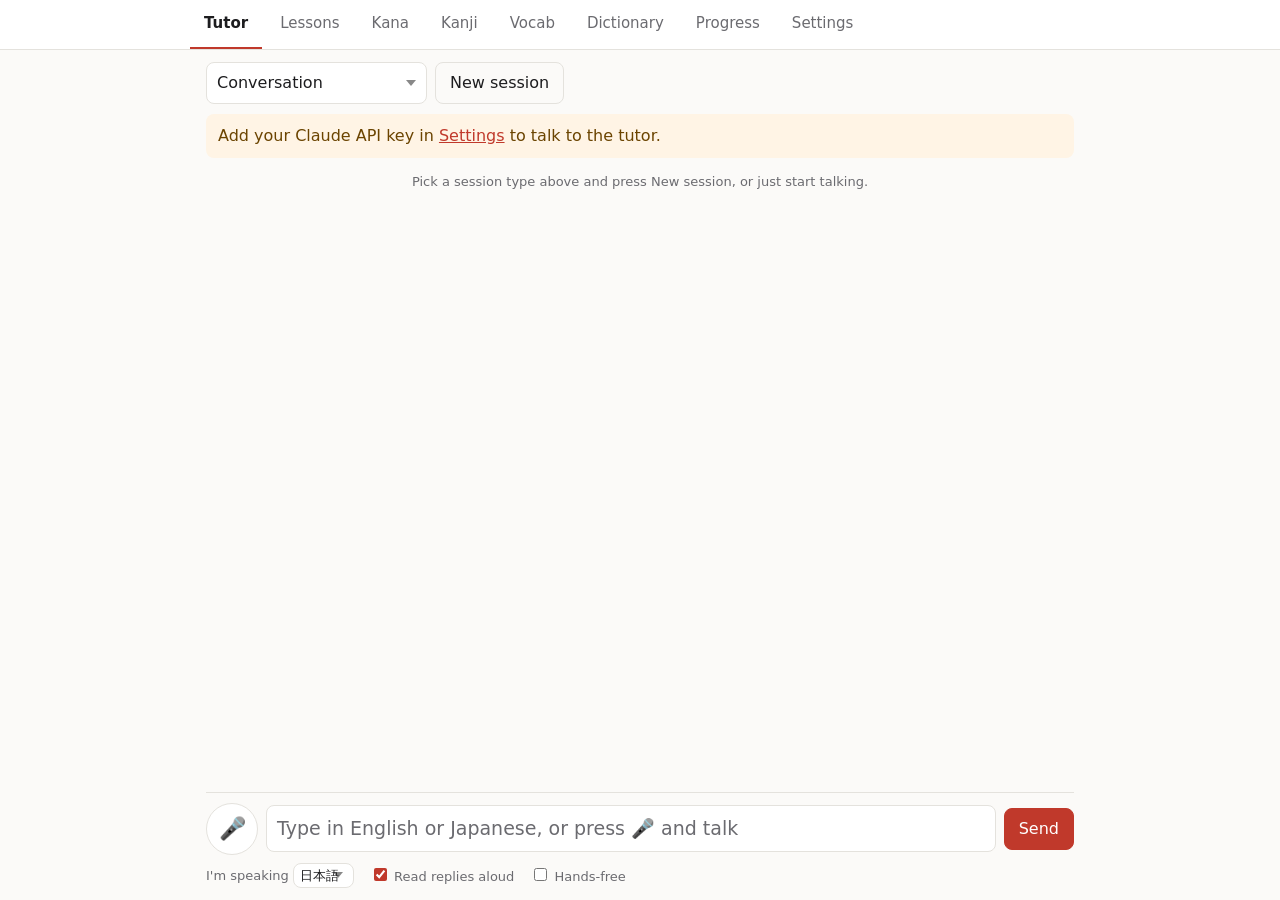
<file: docs/index.html>
<!doctype html>
<html lang="en">
<head>
<meta charset="utf-8">
<meta name="viewport" content="width=device-width, initial-scale=1, viewport-fit=cover">
<title>Japanese Tutor</title>
<meta name="description" content="Japanese practice with a Claude tutor, kana and vocab review, and progress tracking.">
<meta name="theme-color" content="#c0392b">
<link rel="manifest" href="manifest.webmanifest">
<link rel="icon" href="icon-192.png">
<link rel="apple-touch-icon" href="icon-192.png">
<link rel="stylesheet" href="fonts/fonts.css">
<link rel="stylesheet" href="styles.css">
<link rel="stylesheet" href="lessons.css">
<link rel="stylesheet" href="kanji.css">
</head>
<body>
<header>
  <nav id="tabs" role="tablist">
    <button data-tab="tutor" class="on">Tutor</button>
    <button data-tab="lessons">Lessons</button>
    <button data-tab="kana">Kana</button>
    <button data-tab="kanji">Kanji</button>
    <button data-tab="vocab">Vocab</button>
    <button data-tab="dict">Dictionary</button>
    <button data-tab="progress">Progress</button>
    <button data-tab="settings">Settings</button>
  </nav>
</header>

<main>
  <!-- TUTOR -->
  <section id="tutor" class="tab on">
    <div class="bar">
      <select id="mode" aria-label="Session type"></select>
      <button id="newSession" class="ghost">New session</button>
      <span class="spacer"></span>
      <span id="spend" class="muted small" title="Estimated API spend"></span>
    </div>
    <div id="keyBanner" class="banner hidden">Add your Claude API key in <a href="#" data-goto="settings">Settings</a> to talk to the tutor.</div>
    <div id="log" aria-live="polite"></div>
    <div id="composer">
      <div class="row">
        <button id="mic" class="mic" title="Talk (Ctrl+M). Press again when you're done." aria-label="Talk">🎤</button>
        <button id="cancelVoice" class="hidden" title="Stop listening and throw it away (Esc)">✕ Cancel</button>
        <textarea id="input" rows="1" placeholder="Type in English or Japanese, or press 🎤 and talk"></textarea>
        <button id="sendBtn" class="primary">Send</button>
        <button id="stopBtn" class="hidden">Stop</button>
      </div>
      <div class="row small toggles">
        <label>I'm speaking
          <select id="micLang"><option value="ja-JP">日本語</option><option value="en-US">English</option></select>
        </label>
        <label><input type="checkbox" id="speakReplies"> Read replies aloud</label>
        <label title="After a reply is read aloud, start listening again automatically"><input type="checkbox" id="handsFree"> Hands-free</label>
        <span id="voiceStatus" class="muted"></span>
      </div>
    </div>
  </section>

  <!-- LESSONS (lessons-ui.js) -->
  <section id="lessons" class="tab"></section>

  <!-- KANA -->
  <section id="kana" class="tab">
    <div class="bar">
      <select id="kanaScript" aria-label="Script">
        <option value="hira">Hiragana あ</option>
        <option value="kata">Katakana ア</option>
      </select>
      <button id="pickGroups" class="ghost">Choose kana…</button>
      <button id="showChart" class="ghost">Chart</button>
      <select id="kanaMode" aria-label="Practice type">
        <option value="type">Type the romaji</option>
        <option value="trip">Trip Up: look-alikes</option>
      </select>
      <span id="kanaInfo" class="muted small"></span>
    </div>
    <div id="groupPicker" class="picker hidden"></div>
    <div id="kanaChart" class="hidden"></div>
    <div id="tripCard" class="card hidden">
      <div id="tripPrompt"></div>
      <div id="tripFontName" class="fontname"></div>
      <div id="tripChoices" class="choices"></div>
      <div id="tripResult" class="result"></div>
      <div class="row center">
        <button id="tripNext" class="primary hidden">Next (Enter)</button>
      </div>
      <div id="tripInfo" class="muted small"></div>
    </div>
    <div id="typeCard" class="card">
      <div id="kanaFront" class="kana-big"></div>
      <div id="kanaRomaji" class="romaji-big"></div>
      <div id="kanaFontName" class="fontname"></div>
      <input id="kanaAnswer" autocomplete="off" autocapitalize="off" spellcheck="false" placeholder="type the romaji, then Enter">
      <div id="kanaResult" class="result"></div>
      <div class="row center">
        <button id="kanaSay" class="ghost" title="Hear it">🔊</button>
        <button id="kanaNext" class="primary hidden">Next (Enter)</button>
      </div>
    </div>
  </section>

  <!-- KANJI -->
  <section id="kanji" class="tab">
    <div class="bar">
      <button id="kjPick" class="ghost">Kanji sets…</button>
      <button id="kjListBtn" class="ghost">List</button>
      <select id="kjDir" aria-label="Direction">
        <option value="kanji">Kanji → meaning</option>
        <option value="meaning">Meaning → kanji</option>
      </select>
      <span id="kjInfo" class="muted small"></span>
    </div>
    <div id="kjPicker" class="picker hidden"></div>
    <div id="kjList" class="hidden"></div>
    <div id="kjCard" class="card">
      <div id="kjFront" class="kanji-big"></div>
      <div id="kjBack" class="back hidden"></div>
      <div class="row center">
        <button id="kjSay" class="ghost" title="Hear an example word">🔊</button>
        <button id="kjReveal" class="primary">Show answer (Space)</button>
        <button id="kjMiss" class="bad hidden">Missed it (←)</button>
        <button id="kjKnew" class="good hidden">Knew it (→)</button>
      </div>
    </div>
  </section>

  <!-- VOCAB -->
  <section id="vocab" class="tab">
    <div class="bar">
      <select id="deck" aria-label="Deck">
        <option value="core">Words I can read</option>
        <option value="tutor">Words from the tutor</option>
      </select>
      <select id="direction" aria-label="Direction">
        <option value="jp">Japanese → English</option>
        <option value="en">English → Japanese</option>
      </select>
      <select id="topic" aria-label="Topic"></select>
      <span id="vocabInfo" class="muted small"></span>
    </div>
    <div class="card">
      <div id="vFront" class="word"></div>
      <div id="vFontName" class="fontname"></div>
      <div id="vBack" class="back hidden"></div>
      <div class="row center">
        <button id="vSay" class="ghost" title="Hear it">🔊</button>
        <button id="vReveal" class="primary">Show answer (Space)</button>
        <button id="vMiss" class="bad hidden">Missed it (←)</button>
        <button id="vKnew" class="good hidden">Knew it (→)</button>
      </div>
    </div>
  </section>

  <!-- DICTIONARY -->
  <section id="dict" class="tab">
    <div class="bar">
      <input id="dictSearch" placeholder="Search kana, romaji or English" autocomplete="off" spellcheck="false">
      <label class="small muted"><input type="checkbox" id="dictReadable"> Only words I can read</label>
    </div>
    <div id="dictStatus" class="muted small"></div>
    <div id="dictList" class="dict"></div>
  </section>

  <!-- PROGRESS -->
  <section id="progress" class="tab">
    <div class="stats" id="stats"></div>
    <h3>Last 14 days</h3>
    <div id="days" class="days"></div>
    <h3>Hiragana</h3>
    <p class="muted small">Colour shows how well each kana is sticking in review: white not seen yet, red shaky, yellow learning, green solid. * marks readings that break the row's pattern.</p>
    <div id="kanaGrid"></div>
    <h3>Katakana</h3>
    <div id="kataGrid"></div>
    <h3>Kanji</h3>
    <p class="muted small">Click a kanji for its readings and example words.</p>
    <div id="kanjiGrid"></div>
    <h3>Kana you mix up (Trip Up)</h3>
    <div id="confusions" class="list"></div>
    <h3>Recent mistakes the tutor logged</h3>
    <div id="mistakes" class="list"></div>
    <h3>Tutor's notes about you</h3>
    <div id="notes" class="notes"></div>
    <h3>Backup</h3>
    <p class="muted small">Progress is stored in this browser. Export a file to back it up or move it to another device. Your API key is never included.</p>
    <div class="row">
      <button id="exportBtn">Export progress</button>
      <label class="button">Import progress<input type="file" id="importFile" accept=".json,application/json" hidden></label>
    </div>
  </section>

  <!-- SETTINGS -->
  <section id="settings" class="tab">
    <h3>Claude API key</h3>
    <p class="muted small">Create a key at <a href="https://console.anthropic.com/settings/keys" target="_blank" rel="noopener">console.anthropic.com</a> and add credit there (a Claude.ai subscription doesn't cover API use). Setting a monthly spend limit in the console is a good idea. The key is saved only in this browser on this computer and is sent only to Anthropic.</p>
    <div class="row">
      <input id="apiKey" type="password" autocomplete="off" placeholder="sk-ant-…" spellcheck="false">
      <button id="showKey" class="ghost">Show</button>
    </div>
    <h3>Text size</h3>
    <label class="field">Tutor chat text
      <select id="textSize"><option value="normal">Normal</option><option value="large">Large</option><option value="xlarge">Extra large</option></select>
    </label>
    <label class="field">Japanese in the chat
      <select id="jpSize"><option value="1.5">Bigger</option><option value="1.9">Much bigger</option><option value="2.4">Huge</option></select>
    </label>
    <h3>Kana font</h3>
    <label class="radio"><input type="radio" name="fontMode" value="textbook"> Textbook: the same clear style as a printed hiragana chart, always</label>
    <label class="radio"><input type="radio" name="fontMode" value="variable"> Variable: each flashcard uses a different style (textbook, mincho, gothic, rounded, handwritten, brush, pixel) so you learn to read kana anywhere</label>
    <div id="fontSamples" class="fontsamples"></div>
    <h3>Tutor</h3>
    <label class="field">Model <select id="model"></select></label>
    <label class="field">Thinking effort
      <select id="effort">
        <option value="low">Low (fastest replies, good for conversation)</option>
        <option value="medium">Medium</option>
        <option value="high">High (slower, more careful explanations)</option>
      </select>
    </label>
    <label class="field"><input type="checkbox" id="showRomaji"> Show romaji after Japanese</label>
    <p class="muted small">Changes to these apply to the next new session.</p>
    <h3>Voice</h3>
    <p class="muted small">Voice runs offline on this computer through the free voice helper (Whisper to hear you, Open JTalk and Piper to speak). Nothing you say is sent anywhere except the text you send to Claude.</p>
    <div class="row"><span id="voiceHelperStatus" class="small"></span><button id="checkVoice" class="ghost">Check again</button></div>
    <div class="row hidden" id="voiceSetupRow"><button id="voiceSetup" class="primary">Install voice</button><span class="muted small">Free and offline. Downloads about 1 GB once (speech recognition, Japanese and English voices). Takes a few minutes.</span></div>
    <label class="field">Speech recognition model
      <select id="sttModel">
        <option value="tiny">Tiny (fastest, rough; very old machines)</option>
        <option value="base">Base (fast; weak laptops)</option>
        <option value="small">Small (good Japanese; most computers)</option>
        <option value="medium">Medium (better; strong computers)</option>
        <option value="large-v3-turbo">Large turbo (best; fast computers)</option>
      </select>
    </label>
    <div id="sttPanel" class="sttpanel hidden">
      <div id="sttTitle" class="small"></div>
      <progress id="sttBar" max="100" value="0"></progress>
      <div id="sttDetail" class="muted small"></div>
      <div class="row">
        <button id="sttCancel" class="ghost hidden">Cancel download</button>
        <button id="sttRetry" class="primary hidden">Retry</button>
      </div>
    </div>
    <p class="muted small">Bigger models hear Japanese better but take longer, and each downloads once (tiny 75 MB, base 150 MB, small 500 MB, medium 1.5 GB, large turbo 1.6 GB) the first time you use it.</p>
    <label class="field">Read aloud
      <select id="readAloud"><option value="all">Japanese and English</option><option value="ja">Japanese only</option></select>
    </label>
    <label class="field">Japanese speaking speed <input type="range" id="jaRate" min="0.5" max="1.2" step="0.05"> <span id="jaRateVal"></span></label>
    <label class="field">Japanese voice <select id="jaVoice"></select></label>
    <div id="vvPanel" class="sttpanel hidden">
      <div id="vvTitle" class="small"><b>Natural Japanese voices (VOICEVOX)</b></div>
      <div id="vvDetail" class="muted small">Much clearer, human-sounding Japanese than the basic voice. Free and offline, made by a Japanese open-source project (nothing from Google). Downloads about 145 MB once. VOICEVOX and each voice have <a href="https://voicevox.hiroshiba.jp/term/" target="_blank" rel="noopener">terms of use</a>: free for personal study; if you ever publish audio made with it, credit it as "VOICEVOX:" plus the voice's name.</div>
      <progress id="vvBar" class="hidden" max="100" value="0"></progress>
      <div class="row">
        <button id="vvInstall" class="primary">Agree and install</button>
        <button id="vvCancel" class="ghost hidden">Cancel</button>
      </div>
    </div>
    <div class="row"><button id="testVoice" class="ghost">Test Japanese voice</button><span id="voiceCheck" class="muted small"></span></div>
    <h3>Daily goal</h3>
    <label class="field">Minutes per day <input type="number" id="dailyGoal" min="5" max="240" step="5"></label>
    <h3>About</h3>
    <p class="muted small">Works in Firefox, Chrome, or any modern browser. Version <span id="ver"></span>.</p>
  </section>
</main>

<script type="module" src="app.js"></script>
</body>
</html>
</file>
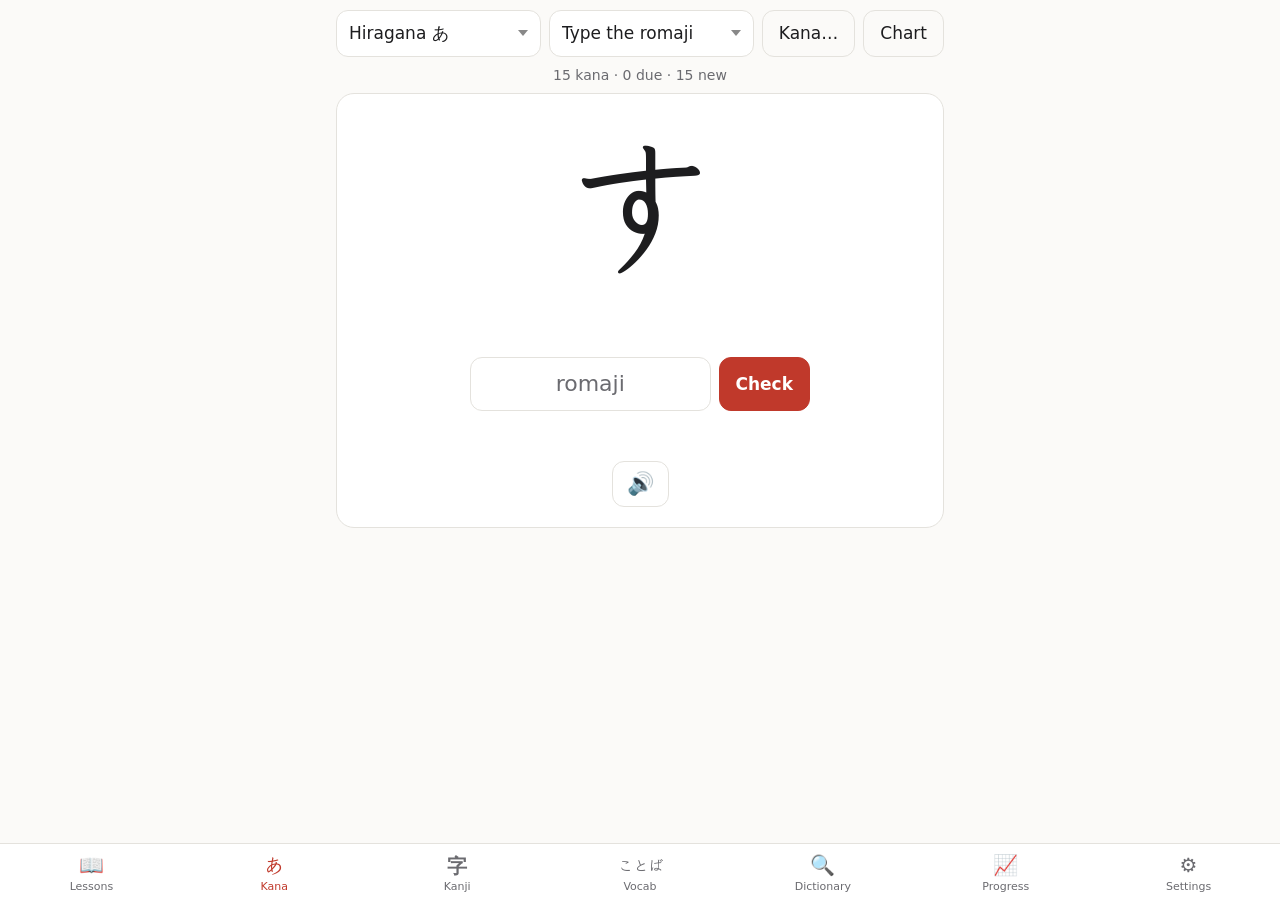
<file: docs/ios/index.html>
<!doctype html>
<html lang="en">
<head>
<meta charset="utf-8">
<meta name="viewport" content="width=device-width, initial-scale=1, viewport-fit=cover">
<title>Hiragana</title>
<meta name="description" content="Hiragana, katakana, kanji and vocab flashcards, a dictionary and progress tracking. Works offline.">
<meta name="theme-color" content="#fbfaf8" media="(prefers-color-scheme: light)">
<meta name="theme-color" content="#17171a" media="(prefers-color-scheme: dark)">
<meta name="apple-mobile-web-app-capable" content="yes">
<meta name="mobile-web-app-capable" content="yes">
<meta name="apple-mobile-web-app-title" content="Hiragana">
<meta name="apple-mobile-web-app-status-bar-style" content="default">
<link rel="manifest" href="manifest.webmanifest">
<link rel="apple-touch-icon" href="apple-touch-icon.png">
<link rel="icon" href="../icon-192.png">
<link rel="stylesheet" href="../fonts/fonts.css">
<link rel="stylesheet" href="styles.css">
<link rel="stylesheet" href="../lessons.css">
<link rel="stylesheet" href="../kanji.css">
</head>
<body>
<main>
  <!-- LESSONS (../lessons-ui.js) -->
  <section id="lessons" class="tab"></section>

  <!-- KANA -->
  <section id="kana" class="tab on">
    <div class="bar">
      <select id="kanaScript" aria-label="Script">
        <option value="hira">Hiragana あ</option>
        <option value="kata">Katakana ア</option>
      </select>
      <select id="kanaMode" aria-label="Practice type">
        <option value="type">Type the romaji</option>
        <option value="trip">Trip Up: look-alikes</option>
      </select>
      <button id="pickGroups" class="ghost">Kana…</button>
      <button id="showChart" class="ghost">Chart</button>
    </div>
    <div id="groupPicker" class="picker hidden"></div>
    <div id="kanaChart" class="hidden"></div>
    <div id="kanaInfo" class="info"></div>

    <div id="typeCard" class="card">
      <div id="kanaFront" class="kana-big"></div>
      <div id="kanaRomaji" class="romaji-big"></div>
      <div id="kanaFontName" class="fontname"></div>
      <form id="kanaForm" class="answer" autocomplete="off">
        <input id="kanaAnswer" autocomplete="off" autocorrect="off" autocapitalize="off" spellcheck="false" enterkeyhint="go" placeholder="romaji">
        <button id="kanaGo" class="primary" type="submit">Check</button>
      </form>
      <div id="kanaResult" class="result"></div>
      <button id="kanaSay" class="ghost say" type="button" aria-label="Hear it">🔊</button>
    </div>

    <div id="tripCard" class="card hidden">
      <div id="tripPrompt"></div>
      <div id="tripFontName" class="fontname"></div>
      <div id="tripChoices" class="choices"></div>
      <div id="tripResult" class="result"></div>
      <button id="tripNext" class="primary wide hidden">Next</button>
      <div id="tripInfo" class="info"></div>
    </div>
  </section>

  <!-- KANJI -->
  <section id="kanji" class="tab">
    <div class="bar">
      <select id="kjDir" aria-label="Direction">
        <option value="kanji">Kanji first</option>
        <option value="meaning">Meaning first</option>
      </select>
      <button id="kjPick" class="ghost">Kanji sets…</button>
      <button id="kjListBtn" class="ghost">List</button>
    </div>
    <div id="kjPicker" class="picker hidden"></div>
    <div id="kjList" class="hidden"></div>
    <div id="kjInfo" class="info"></div>
    <div id="kjCard" class="card tappable">
      <div id="kjFront" class="kanji-big"></div>
      <div id="kjBack" class="back hidden"></div>
      <div id="kjHint" class="info">Tap the card to see the meaning and readings</div>
    </div>
    <div class="grade">
      <button id="kjMiss" class="bad hidden">Missed it</button>
      <button id="kjSay" class="ghost say" aria-label="Hear an example">🔊</button>
      <button id="kjKnew" class="good hidden">Knew it</button>
    </div>
  </section>

  <!-- VOCAB -->
  <section id="vocab" class="tab">
    <div class="bar">
      <select id="direction" aria-label="Direction">
        <option value="jp">Japanese → English</option>
        <option value="en">English → Japanese</option>
      </select>
      <select id="topic" aria-label="Topic"></select>
      <select id="deck" aria-label="Deck" class="hidden">
        <option value="core">Words I can read</option>
        <option value="tutor">Words from the tutor</option>
      </select>
    </div>
    <div id="vocabInfo" class="info"></div>
    <div id="vCard" class="card tappable">
      <div id="vFront" class="word"></div>
      <div id="vFontName" class="fontname"></div>
      <div id="vBack" class="back hidden"></div>
      <div id="vHint" class="info">Tap the card to see the answer</div>
    </div>
    <div class="grade">
      <button id="vMiss" class="bad hidden">Missed it</button>
      <button id="vSay" class="ghost say" aria-label="Hear it">🔊</button>
      <button id="vKnew" class="good hidden">Knew it</button>
    </div>
  </section>

  <!-- DICTIONARY -->
  <section id="dict" class="tab">
    <input id="dictSearch" type="search" placeholder="Search kana, romaji or English" autocomplete="off" autocorrect="off" autocapitalize="off" spellcheck="false">
    <label class="check"><input type="checkbox" id="dictReadable"> Only words I can read</label>
    <div id="dictStatus" class="info"></div>
    <div id="dictList" class="dict"></div>
  </section>

  <!-- PROGRESS -->
  <section id="progress" class="tab">
    <div class="stats" id="stats"></div>
    <h3>Last 14 days</h3>
    <div id="days" class="days"></div>
    <h3>Hiragana</h3>
    <p class="muted small">White: not seen yet. Red: shaky. Yellow: learning. Green: solid. * marks readings that break the row's pattern.</p>
    <div id="kanaGrid"></div>
    <h3>Katakana</h3>
    <div id="kataGrid"></div>
    <h3>Kanji</h3>
    <p class="muted small">Tap a kanji for its readings and example words.</p>
    <div id="kanjiGrid"></div>
    <h3>Kana you mix up</h3>
    <div id="confusions" class="list"></div>
  </section>

  <!-- SETTINGS -->
  <section id="settings" class="tab">
    <div id="installHelp" class="banner hidden">
      <b>Put this on your Home Screen</b> so it opens full screen like an app and works offline: tap the Share button <span aria-hidden="true">(□↑)</span> in Safari, then <b>Add to Home Screen</b>.
    </div>
    <h3>Kana font</h3>
    <label class="radio"><input type="radio" name="fontMode" value="textbook"> <span><b>Textbook</b>: the clear style of a printed hiragana chart, always.</span></label>
    <label class="radio"><input type="radio" name="fontMode" value="variable"> <span><b>Variable</b>: each card uses a different style, so you learn to read kana on signs, menus and manga.</span></label>
    <div id="fontSamples" class="fontsamples"></div>

    <h3>Voice</h3>
    <label class="field">Speaking speed <input type="range" id="jaRate" min="0.5" max="1.2" step="0.05"> <span id="jaRateVal"></span></label>
    <label class="check"><input type="checkbox" id="autoSay"> Say each kana and word out loud when the answer shows</label>
    <div class="row"><button id="testVoice" class="ghost">Test voice</button><span id="voiceCheck" class="muted small"></span></div>
    <p class="muted small">Uses the Japanese voice built into your iPhone. If it sounds robotic, download a better one in iPhone Settings → Accessibility → Spoken Content → Voices → Japanese.</p>

    <h3>Daily goal</h3>
    <label class="field">Minutes per day <input type="number" id="dailyGoal" min="5" max="240" step="5" inputmode="numeric"></label>

    <h3>Backup and moving progress</h3>
    <p class="muted small">Progress is saved on this phone. Export a file to back it up, or to bring it over from the Linux app (Progress → Export there, then Import here). Importing replaces what's on this phone.</p>
    <div class="row">
      <button id="exportBtn">Export progress</button>
      <label class="button">Import progress<input type="file" id="importFile" accept=".json,application/json" hidden></label>
    </div>
    <div id="backupMsg" class="muted small"></div>

    <h3>About</h3>
    <p class="muted small">Version <span id="ver"></span>. Works offline once opened. Updates download by themselves and show up the next time you open it.</p>
  </section>
</main>

<nav id="tabs" role="tablist">
  <button data-tab="lessons"><span class="ic">📖</span>Lessons</button>
  <button data-tab="kana" class="on"><span class="ic jp">あ</span>Kana</button>
  <button data-tab="kanji"><span class="ic jp">字</span>Kanji</button>
  <button data-tab="vocab"><span class="ic jp">ことば</span>Vocab</button>
  <button data-tab="dict"><span class="ic">🔍</span>Dictionary</button>
  <button data-tab="progress"><span class="ic">📈</span>Progress</button>
  <button data-tab="settings"><span class="ic">⚙︎</span>Settings</button>
</nav>

<script type="module" src="app.js"></script>
</body>
</html>
</file>
<file: docs/fonts/fonts.css>
/* Bundled fonts (SIL Open Font License / Apache 2.0), subset to kana, punctuation and Latin.
   Served from this app, so nothing loads from Google. Kanji fall back to system fonts. */
@font-face { font-family: "Klee One"; src: url("KleeOne-Regular.woff2") format("woff2"); font-weight: 400; font-style: normal; font-display: swap; }
@font-face { font-family: "Klee One"; src: url("KleeOne-SemiBold.woff2") format("woff2"); font-weight: 600; font-style: normal; font-display: swap; }
@font-face { font-family: "Noto Serif JP"; src: url("NotoSerifJP.woff2") format("woff2"); font-weight: 400; font-style: normal; font-display: swap; }
@font-face { font-family: "Noto Sans JP"; src: url("NotoSansJP.woff2") format("woff2"); font-weight: 400; font-style: normal; font-display: swap; }
@font-face { font-family: "Kosugi Maru"; src: url("KosugiMaru-Regular.woff2") format("woff2"); font-weight: 400; font-style: normal; font-display: swap; }
@font-face { font-family: "Yomogi"; src: url("Yomogi-Regular.woff2") format("woff2"); font-weight: 400; font-style: normal; font-display: swap; }
@font-face { font-family: "Zen Kurenaido"; src: url("ZenKurenaido-Regular.woff2") format("woff2"); font-weight: 400; font-style: normal; font-display: swap; }
@font-face { font-family: "DotGothic16"; src: url("DotGothic16-Regular.woff2") format("woff2"); font-weight: 400; font-style: normal; font-display: swap; }
@font-face { font-family: "Crimson Pro"; src: url("CrimsonPro-Italic.woff2") format("woff2"); font-weight: 400; font-style: italic; font-display: swap; }
</file>
<file: docs/styles.css>
:root {
  color-scheme: light dark;
  --chart-bg: #ffffff; --chart-ink: #111; --chart-line: #9a9a9a;
  --bg: #fbfaf8; --panel: #ffffff; --text: #1d1d1f; --muted: #6b6b70; --line: #e4e2dd;
  --accent: #c0392b; --accent-text: #fff; --good: #2e7d32; --bad: #c62828; --warn: #d4a017;
  --me: #eef3fb; --them: #ffffff; --jp: "Noto Sans CJK JP", "Noto Sans JP", "Hiragino Sans", "Yu Gothic", sans-serif;
  /* Textbook-style kana (like a printed hiragana chart) and italic serif romaji. */
  --kana: "Klee One", "UD Digi Kyokasho N-R", "UD デジタル 教科書体 N-R", "YuKyokasho", var(--jp);
  --romaji: "Crimson Pro", Georgia, "Times New Roman", serif;
}
@media (prefers-color-scheme: dark) {
  :root { --bg: #17171a; --panel: #212125; --text: #ececee; --muted: #9a9aa2; --line: #34343a;
    --accent: #e0584a; --me: #24324a; --them: #26262b; --good: #5cb860; --bad: #ef6b63; --warn: #e3b53a; }
}
* { box-sizing: border-box; }
html, body { margin: 0; height: 100%; }
body { background: var(--bg); color: var(--text); font: 16px/1.5 system-ui, -apple-system, "Segoe UI", Ubuntu, sans-serif, var(--jp);
  display: flex; flex-direction: column; }
header { border-bottom: 1px solid var(--line); background: var(--panel); padding: 0 12px; padding-top: env(safe-area-inset-top); }
nav { display: flex; gap: 4px; max-width: 900px; margin: 0 auto; overflow-x: auto; }
nav button { border: 0; background: none; padding: 12px 14px; font-size: 15px; color: var(--muted); border-bottom: 2px solid transparent; border-radius: 0; }
nav button.on { color: var(--text); border-bottom-color: var(--accent); font-weight: 600; }
main { flex: 1; min-height: 0; width: 100%; max-width: 900px; margin: 0 auto; padding: 12px 16px; display: flex; flex-direction: column; }
.tab { display: none; }
.tab.on { display: flex; flex-direction: column; flex: 1; min-height: 0; }
#progress.on, #settings.on { display: block; overflow-y: auto; }
.hidden { display: none !important; }
.muted { color: var(--muted); }
.small { font-size: 13px; }
.spacer { flex: 1; }
.row { display: flex; gap: 8px; align-items: center; flex-wrap: wrap; }
.center { justify-content: center; }
.bar { display: flex; gap: 8px; align-items: center; flex-wrap: wrap; margin-bottom: 10px; }
h3 { margin: 22px 0 8px; font-size: 15px; }
a { color: var(--accent); }

button, .button, select, input, textarea { font: inherit; color: inherit; }
input[type=checkbox], input[type=radio], input[type=range] { accent-color: var(--accent); }
button, .button { border: 1px solid var(--line); background: var(--panel); padding: 8px 14px; border-radius: 8px; cursor: pointer; }
button:hover, .button:hover { border-color: var(--muted); }
button.primary { background: var(--accent); color: var(--accent-text); border-color: var(--accent); }
button.ghost { background: none; }
button.good { background: var(--good); border-color: var(--good); color: #fff; }
button.bad { background: var(--bad); border-color: var(--bad); color: #fff; }
button:disabled { opacity: .5; cursor: default; }
select, input[type=text], input[type=password], input[type=number], input:not([type]), textarea {
  border: 1px solid var(--line); background-color: var(--panel); color: var(--text); border-radius: 8px; padding: 8px 10px; }
/* Draw fields ourselves: the Linux window's system theme can otherwise paint
   them in its own colours, leaving text the same colour as the box. */
select, input[type=text], input[type=password], input[type=number], input:not([type]), textarea {
  -webkit-appearance: none; appearance: none; }
select { padding-right: 30px; background-repeat: no-repeat; background-position: right 10px center; background-size: 10px 6px;
  background-image: url("data:image/svg+xml,%3Csvg xmlns='http://www.w3.org/2000/svg' viewBox='0 0 10 6'%3E%3Cpath d='M0 0l5 6 5-6z' fill='%23888'/%3E%3C/svg%3E"); }
option, optgroup { background-color: var(--panel); color: var(--text); }
input::placeholder, textarea::placeholder { color: var(--muted); opacity: 1; }
::selection { background: var(--accent); color: var(--accent-text); }
input[type=password], #apiKey { flex: 1; min-width: 0; }
.field { display: flex; gap: 10px; align-items: center; margin: 8px 0; flex-wrap: wrap; }
.banner { background: #fff4e5; color: #6b4400; border-radius: 8px; padding: 10px 12px; margin-bottom: 10px; }
@media (prefers-color-scheme: dark) { .banner { background: #3a2c12; color: #f3d9a4; } }

/* Tutor */
#log { flex: 1; min-height: 0; overflow-y: auto; display: flex; flex-direction: column; gap: 10px; padding: 4px 2px 12px; }
.msg { font-size: var(--chat-font, 18px); max-width: 85%; padding: 10px 14px; border-radius: 14px; border: 1px solid var(--line); white-space: normal; overflow-wrap: anywhere; }
.msg.me { align-self: flex-end; background: var(--me); border-bottom-right-radius: 4px; }
.msg.them { align-self: flex-start; background: var(--them); border-bottom-left-radius: 4px; }
.msg.note { align-self: center; border: 0; background: none; color: var(--muted); font-size: 13px; padding: 0; }
.msg.err { align-self: center; border-color: var(--bad); color: var(--bad); }
.msg p { margin: 0 0 6px; } .msg p:last-child { margin: 0; }
.msg ul, .msg ol { margin: 4px 0; padding-left: 20px; }
.msg .say { float: right; margin: -4px -6px 0 8px; padding: 2px 6px; border: 0; background: none; opacity: .6; }
.msg .say:hover { opacity: 1; }
.jp { font-family: var(--kana); }
.msg .jp { font-size: var(--chat-jp, 1.9em); line-height: 1.45; }
.typing::after { content: "▍"; animation: blink 1s steps(1) infinite; }
@keyframes blink { 50% { opacity: 0; } }
#composer { border-top: 1px solid var(--line); padding-top: 10px; padding-bottom: env(safe-area-inset-bottom); }
#composer textarea { font-size: var(--chat-font, 18px); flex: 1; min-width: 0; resize: none; max-height: 140px; }
.mic { width: 52px; height: 52px; border-radius: 50%; font-size: 22px; padding: 0; flex: none; }
.mic.listening { background: var(--bad); border-color: var(--bad); animation: pulse 1.2s infinite; }
@keyframes pulse { 50% { box-shadow: 0 0 0 8px rgba(198,40,40,.15); } }
.toggles { margin-top: 8px; gap: 16px; color: var(--muted); }
.toggles select { padding: 2px 6px; }

/* Cards */
.card { background: var(--panel); border: 1px solid var(--line); border-radius: 14px; padding: 24px 16px; text-align: center; display: flex; flex-direction: column; gap: 14px; align-items: center; }
.kana-big { font-family: var(--kana); font-size: 132px; line-height: 1.1; min-height: 145px; }
.romaji-big { font-family: var(--romaji); font-style: italic; font-size: 30px; color: var(--muted); min-height: 40px; margin-top: -10px; }
.word { font-family: var(--kana); font-size: 56px; line-height: 1.2; min-height: 68px; }
.word.en { font-family: inherit; font-size: 32px; }
.back { font-size: 20px; }
.back .jp { font-size: 40px; }
.back .romaji, .romaji { font-family: var(--romaji); font-style: italic; color: var(--muted); font-size: 24px; }
#kanaAnswer { text-align: center; font-size: 22px; width: 220px; }
.result { min-height: 28px; font-size: 18px; }
.result.ok { color: var(--good); } .result.no { color: var(--bad); }
.picker { display: flex; flex-wrap: wrap; gap: 6px; margin-bottom: 12px; }
.chip { border: 1px solid var(--line); border-radius: 16px; padding: 4px 10px; font-size: 15px; cursor: pointer; user-select: none; background: var(--panel); }
.chip.on { background: var(--accent); color: var(--accent-text); border-color: var(--accent); }

/* Progress */
.stats { display: grid; grid-template-columns: repeat(auto-fit, minmax(150px, 1fr)); gap: 10px; }
.stat { background: var(--panel); border: 1px solid var(--line); border-radius: 12px; padding: 12px; }
.stat b { display: block; font-size: 26px; }
.stat span { color: var(--muted); font-size: 13px; }
.days { display: flex; gap: 4px; align-items: flex-end; height: 90px; }
.day { flex: 1; display: flex; flex-direction: column; justify-content: flex-end; align-items: center; font-size: 11px; color: var(--muted); height: 100%; }
.day i { display: block; width: 100%; background: var(--accent); border-radius: 3px 3px 0 0; min-height: 1px; opacity: .85; }
.day.goal i { background: var(--good); }
/* Hiragana chart: bordered grid, kana on top, italic romaji underneath */
.chart { display: grid; grid-template-columns: repeat(5, 1fr); border-top: 1px solid var(--chart-line); border-left: 1px solid var(--chart-line);
  background: var(--chart-bg); color: var(--chart-ink); max-width: 560px; margin-bottom: 14px; }
.chart.combo { grid-template-columns: repeat(3, 1fr); max-width: 340px; }
.chart .cell { border-right: 1px solid var(--chart-line); border-bottom: 1px solid var(--chart-line); text-align: center; padding: 8px 0 6px; min-height: 76px; }
.chart .k { font-family: var(--kana); font-size: 34px; line-height: 1.15; display: block; }
.chart .r { font-family: var(--romaji); font-style: italic; font-size: 17px; line-height: 1.1; display: block; }
.chart .r sup, .romaji-big sup { font-style: normal; font-size: .6em; }
.chart .cell.b1 { background: #f8d3ce; } .chart .cell.b2 { background: #f7e7ad; } .chart .cell.b4 { background: #cfe8cb; }
.chart-title { font-size: 13px; color: var(--muted); margin: 4px 0; }
#kanaChart { overflow-x: auto; margin-bottom: 12px; }
.list .m { padding: 8px 0; border-bottom: 1px solid var(--line); }
.list .m .c { color: var(--good); }
.notes { white-space: pre-wrap; background: var(--panel); border: 1px solid var(--line); border-radius: 10px; padding: 10px 12px; min-height: 40px; }

.fontname { font-size: 12px; color: var(--muted); min-height: 16px; margin-top: -8px; }
.fontsamples { display: flex; flex-wrap: wrap; gap: 6px 14px; margin: 4px 0 8px; }
.fontsamples span { display: inline-flex; flex-direction: column; align-items: center; font-size: 12px; color: var(--muted); }
.fontsamples b { font-weight: 400; font-size: 30px; color: var(--text); line-height: 1.2; }
.radio { display: flex; gap: 10px; align-items: flex-start; margin: 8px 0; }
.radio input { margin-top: 5px; flex: none; }
.kana-big, .chart .k { font-weight: 600; }

/* Trip Up */
#tripPrompt { font-size: 18px; color: var(--muted); }
#tripPrompt .big { display: block; font-size: 64px; line-height: 1.2; color: var(--text); }
#tripPrompt .big.romaji { font-family: var(--romaji); font-style: italic; font-size: 56px; }
#tripPrompt .big.kana { font-family: var(--kana); font-weight: var(--kana-weight, 600); font-size: 110px; }
.choices { display: flex; gap: 12px; justify-content: center; flex-wrap: wrap; }
.choice { min-width: 110px; padding: 10px 18px 6px; display: flex; flex-direction: column; align-items: center; border-width: 2px; border-radius: 12px; }
.choice .k { font-family: var(--kana); font-weight: var(--kana-weight, 600); font-size: 64px; line-height: 1.15; }
.choice .rm { font-family: var(--romaji); font-style: italic; font-size: 30px; line-height: 1.3; }
.choice .n { font-size: 11px; color: var(--muted); }
.choice.right { border-color: var(--good); background: color-mix(in srgb, var(--good) 15%, var(--panel)); }
.choice.wrong { border-color: var(--bad); background: color-mix(in srgb, var(--bad) 15%, var(--panel)); }
.choice .after { font-family: var(--romaji); font-style: italic; font-size: 16px; color: var(--muted); min-height: 20px; }
.list .romaji.small { font-size: 15px; }

/* Dictionary */
#dict.on { display: flex; }
#dictSearch { flex: 1; min-width: 200px; }
.dict { flex: 1; min-height: 0; overflow-y: auto; margin-top: 8px; }
.drow { display: flex; gap: 12px; align-items: baseline; padding: 8px 4px; border-bottom: 1px solid var(--line); }
.drow .jp { font-size: 24px; font-weight: 600; min-width: 5em; }
.drow .romaji { font-size: 17px; min-width: 6em; }
.drow .en { flex: 1; }
.drow .meta { font-size: 12px; color: var(--muted); }
.drow.locked { opacity: .55; }
.drow button { padding: 2px 8px; border: 0; background: none; }
#cancelVoice { border-color: var(--bad); color: var(--bad); }

.sttpanel { border: 1px solid var(--line); border-radius: 8px; padding: 10px 12px; margin: 6px 0 10px; background: var(--panel); }
.sttpanel progress { width: 100%; height: 10px; margin: 6px 0; accent-color: var(--accent); }
.sttpanel .path { font-family: ui-monospace, monospace; font-size: 12px; word-break: break-all; }

body[data-text="normal"] { --chat-font: 16px; }
body[data-text="large"] { --chat-font: 19px; }
body[data-text="xlarge"] { --chat-font: 23px; }
body[data-jp="1.5"] { --chat-jp: 1.5em; }
body[data-jp="1.9"] { --chat-jp: 1.9em; }
body[data-jp="2.4"] { --chat-jp: 2.4em; }
</file>
<file: docs/lessons.css>
/* Lessons tab (shared by the Linux app and the iPhone app). */
#lessons.on { display: block; overflow-y: auto; }
#lessons h3 { margin: 22px 0 4px; }
.lsn-head { background: var(--panel); border: 1px solid var(--line); border-radius: 14px; padding: 14px 16px; display: flex; flex-direction: column; gap: 10px; align-items: flex-start; }
.lsn-head button { max-width: 100%; text-align: left; }
.lsn-meter { width: 100%; height: 6px; border-radius: 3px; background: var(--line); overflow: hidden; margin: 4px 0 10px; }
.lsn-head .lsn-meter { margin: 0; }
.lsn-meter i { display: block; height: 100%; background: var(--good); }
.lsn-blurb { margin: 0 0 8px; }
.lsn-list { display: flex; flex-direction: column; border: 1px solid var(--line); border-radius: 12px; overflow: hidden; background: var(--panel); }
.lsn-row { display: flex; gap: 12px; align-items: center; text-align: left; border: 0; border-bottom: 1px solid var(--line); border-radius: 0; background: none; padding: 10px 14px; width: 100%; min-height: 48px; }
.lsn-row:last-child { border-bottom: 0; }
.lsn-row .n { flex: none; width: 28px; height: 28px; border-radius: 50%; border: 1px solid var(--line); display: inline-flex; align-items: center; justify-content: center; font-size: 13px; color: var(--muted); }
.lsn-row .t { flex: 1; }
.lsn-row .t .jp { font-size: 1.1em; }
.lsn-row .b { flex: none; font-size: 13px; color: var(--muted); }
.lsn-row.done .n { background: var(--good); border-color: var(--good); color: #fff; }
.lsn-row.next { background: color-mix(in srgb, var(--accent) 8%, var(--panel)); }
.lsn-row.next .n { border-color: var(--accent); color: var(--accent); font-weight: 600; }
.lsn-row.next .b { color: var(--accent); font-weight: 600; }

.lsn-nav { display: flex; gap: 10px; align-items: center; justify-content: space-between; flex-wrap: wrap; margin-bottom: 6px; }
.lsn-title { margin: 8px 0 4px; font-size: 24px; }
.lsn-title .jp { font-size: 1.1em; }
#lessons p { max-width: 42em; }
#lessons p .jp, .lsn-tip .jp { font-size: 1.15em; }
.lsn-tip { background: color-mix(in srgb, var(--accent) 9%, var(--panel)); border-left: 3px solid var(--accent); border-radius: 6px; padding: 8px 12px; margin: 10px 0; max-width: 42em; }
.lsn-ex { border: 1px solid var(--line); border-radius: 12px; background: var(--panel); margin: 8px 0 12px; }
.lsn-ex .r { display: grid; grid-template-columns: 36px minmax(6em, auto) minmax(6em, auto) 1fr; gap: 4px 14px; align-items: baseline; padding: 8px 10px; border-bottom: 1px solid var(--line); }
.lsn-ex .r:last-child { border-bottom: 0; }
.lsn-ex .jp { font-size: 26px; font-weight: 600; line-height: 1.3; }
.lsn-ex .romaji { font-family: var(--romaji); font-style: italic; color: var(--muted); font-size: 18px; }
.lsn-ex .say { border: 0; background: none; padding: 0 4px; min-height: 0; align-self: center; }
@media (max-width: 600px) {
  .lsn-ex .r { grid-template-columns: 36px 1fr; }
  .lsn-ex .romaji, .lsn-ex .en { grid-column: 2; }
  .lsn-ex .say { grid-row: span 3; align-self: start; }
}
.lsn-foot { margin: 20px 0 30px; text-align: center; }
.lsn-foot button.wide { width: 100%; max-width: 420px; }

.lsn-q { margin-top: 6px; }
.lsn-q .q { font-size: 20px; }
.lsn-q .q .jp { font-size: 1.3em; }
.lsn-q .kana-big { min-height: 0; }
.lsn-choices { display: flex; flex-direction: column; gap: 8px; width: 100%; max-width: 460px; }
.lsn-choice { text-align: left; border-width: 2px; padding: 10px 14px; font-size: 18px; }
.lsn-choice .jp { font-size: 1.25em; }
.lsn-choice .k { display: inline-block; min-width: 1.4em; color: var(--muted); font-size: 13px; }
.lsn-choice.right { border-color: var(--good); background: color-mix(in srgb, var(--good) 15%, var(--panel)); }
.lsn-choice.wrong { border-color: var(--bad); background: color-mix(in srgb, var(--bad) 15%, var(--panel)); }
.lsn-choice:disabled, .lsn-tile:disabled { opacity: 1; cursor: default; }
.lsn-input { text-align: center; font-size: 22px; width: 260px; max-width: 100%; }
.lsn-built { min-height: 56px; width: 100%; max-width: 520px; border-bottom: 2px solid var(--line); display: flex; flex-wrap: wrap; gap: 6px; justify-content: center; align-items: center; padding: 6px; }
.lsn-tiles { display: flex; flex-wrap: wrap; gap: 8px; justify-content: center; }
.lsn-tile { font-size: 22px; padding: 6px 14px; }
.lsn-tile.used { visibility: hidden; }
.lsn-result { min-height: 28px; font-size: 18px; max-width: 520px; }
.lsn-result.ok { color: var(--good); } .lsn-result.no { color: var(--bad); }
.lsn-result .jp { font-size: 1.2em; }
.lsn-result .why { color: var(--text); font-size: 16px; margin-top: 4px; }
.lsn-done .big { font-size: 48px; line-height: 1; }
.lsn-done h2 { margin: 0; }
.lsn-missed { text-align: left; width: 100%; max-width: 520px; display: flex; flex-direction: column; gap: 4px; }
.lsn-missed .jp { font-size: 1.2em; }
</file>
<file: docs/kanji.css>
/* Kanji tab (shared by the Linux app and the iPhone app). Kanji use the
   system's Japanese font: the bundled fonts only cover kana. */
.kanji-big { font-family: var(--jp); font-size: min(36vw, 132px); line-height: 1.15; min-height: 1.15em; font-weight: 400; }
.kanji-mid { font-family: var(--jp); font-size: 72px; line-height: 1.1; }
.kmean { font-size: 26px; font-weight: 600; }
.kreads { margin-top: 10px; display: flex; flex-direction: column; align-items: center; gap: 4px; }
.kread { font-size: 17px; }
.kread .rm { font-family: var(--romaji); font-style: italic; font-size: 24px; }
.back .kread .jp { font-family: var(--jp); font-size: 17px; color: var(--muted); }
.kread .lbl, .kuse { font-size: 12px; border-radius: 8px; padding: 1px 7px; vertical-align: middle; white-space: nowrap; color: var(--muted); border: 1px solid var(--line); }
.kread.on .lbl, .kuse.on { color: #2f6fb0; border-color: #2f6fb055; }
.kread.kun .lbl, .kuse.kun { color: #2e7d32; border-color: #2e7d3255; }
@media (prefers-color-scheme: dark) { .kread.on .lbl, .kuse.on { color: #7fb2ea; } .kread.kun .lbl, .kuse.kun { color: #7fcf83; } }
button.khelp { border: 0; background: none; padding: 2px 6px; min-height: 0; font-size: 14px; color: var(--muted); text-decoration: underline; cursor: pointer; }
.kexplain { font-size: 15px; line-height: 1.5; text-align: left; color: var(--text); max-width: 34em; margin: 4px 0 0; }
.kex { display: flex; flex-direction: column; gap: 6px; margin-top: 12px; width: 100%; }
.kexw { text-align: left; display: flex; flex-wrap: wrap; gap: 2px 10px; align-items: baseline; width: 100%; cursor: pointer; }
.back .kexw .w { font-family: var(--jp); font-size: 22px; }
.back .kexw .r { font-family: var(--jp); font-size: 15px; color: var(--muted); }
.kexw .rr i { font-family: var(--romaji); font-size: 17px; color: var(--muted); }
.kexw .en { font-size: 16px; }
.kexw .kuse { margin-left: auto; }
.grade #kjMiss { grid-column: 1; } .grade #kjSay { grid-column: 2; } .grade #kjKnew { grid-column: 3; }
.kgrid { display: grid; grid-template-columns: repeat(auto-fill, minmax(68px, 1fr)); gap: 6px; margin-bottom: 8px; }
.kcell { display: flex; flex-direction: column; align-items: center; padding: 6px 2px; min-height: 0; border: 1px solid var(--line); border-radius: 10px;
  background: var(--panel); color: var(--text); cursor: pointer; }
.kcell .k { font-family: var(--jp); font-size: 30px; line-height: 1.15; }
.kcell .m { font-size: 11px; color: var(--muted); white-space: nowrap; overflow: hidden; text-overflow: ellipsis; max-width: 100%; }
.kcell.b1 { background: #f8d3ce; } .kcell.b2 { background: #f7e7ad; } .kcell.b4 { background: #cfe8cb; }
.kcell.b1, .kcell.b2, .kcell.b4 { color: #111; border-color: transparent; } .kcell.b1 .m, .kcell.b2 .m, .kcell.b4 .m { color: #444; }
.kopen { border: 1px solid var(--line); border-radius: 12px; padding: 12px; margin: 0 0 10px; text-align: center; display: flex; flex-direction: column; align-items: center; }
</file>
<file: docs/ios/styles.css>
/* iPhone layout: one column, big tap targets, tab bar at the bottom. */
:root {
  color-scheme: light dark;
  --chart-bg: #ffffff; --chart-ink: #111; --chart-line: #9a9a9a;
  --bg: #fbfaf8; --panel: #ffffff; --text: #1d1d1f; --muted: #6b6b70; --line: #e4e2dd;
  --accent: #c0392b; --accent-text: #fff; --good: #2e7d32; --bad: #c62828;
  --jp: "Hiragino Sans", "Noto Sans JP", sans-serif;
  --kana: "Klee One", "Hiragino Mincho ProN", var(--jp);
  --romaji: "Crimson Pro", Georgia, "Times New Roman", serif;
  --tabbar: calc(56px + env(safe-area-inset-bottom));
}
@media (prefers-color-scheme: dark) {
  :root { --bg: #17171a; --panel: #212125; --text: #ececee; --muted: #9a9aa2; --line: #34343a;
    --accent: #e0584a; --good: #5cb860; --bad: #ef6b63; }
}
* { box-sizing: border-box; -webkit-tap-highlight-color: transparent; }
html { -webkit-text-size-adjust: 100%; }
html, body { margin: 0; background: var(--bg); }
body { color: var(--text); font: 17px/1.45 -apple-system, system-ui, sans-serif; min-height: 100dvh; }
main { max-width: 640px; margin: 0 auto;
  padding: calc(10px + env(safe-area-inset-top)) max(16px, env(safe-area-inset-right)) calc(var(--tabbar) + 16px) max(16px, env(safe-area-inset-left)); }
.tab { display: none; }
.tab.on { display: block; }
.hidden { display: none !important; }
.muted { color: var(--muted); }
.small { font-size: 14px; }
.info { color: var(--muted); font-size: 14px; text-align: center; margin: 4px 0 8px; }
.row { display: flex; gap: 8px; align-items: center; flex-wrap: wrap; }
h3 { margin: 24px 0 8px; font-size: 16px; }
.jp { font-family: var(--kana); }

/* Bottom tab bar */
#tabs { position: fixed; left: 0; right: 0; bottom: 0; z-index: 10; display: flex; background: color-mix(in srgb, var(--panel) 92%, transparent);
  -webkit-backdrop-filter: blur(12px); backdrop-filter: blur(12px); border-top: 1px solid var(--line); padding-bottom: env(safe-area-inset-bottom); }
#tabs button { flex: 1; border: 0; background: none; border-radius: 0; padding: 6px 0 4px; min-height: 56px; font-size: 11px; color: var(--muted);
  display: flex; flex-direction: column; align-items: center; justify-content: center; gap: 1px; }
#tabs .ic { font-size: 20px; line-height: 26px; height: 26px; }
#tabs .ic.jp { font-weight: 600; }
#tabs button[data-tab="vocab"] .ic { font-size: 15px; }
#tabs button.on { color: var(--accent); }

/* Controls (16px+ text so iOS doesn't zoom into fields) */
button, .button, select, input { font: inherit; color: inherit; }
button, .button { border: 1px solid var(--line); background: var(--panel); padding: 10px 16px; border-radius: 12px; min-height: 44px; touch-action: manipulation; }
button:active, .button:active { opacity: .7; }
button.primary { background: var(--accent); color: var(--accent-text); border-color: var(--accent); font-weight: 600; }
button.ghost { background: none; }
button.good { background: var(--good); border-color: var(--good); color: #fff; font-weight: 600; }
button.bad { background: var(--bad); border-color: var(--bad); color: #fff; font-weight: 600; }
button.wide { width: 100%; }
.button { display: inline-flex; align-items: center; }
input[type=checkbox], input[type=radio], input[type=range] { accent-color: var(--accent); }
input[type=checkbox], input[type=radio] { width: 20px; height: 20px; flex: none; }
select, input[type=search], input[type=number], input:not([type]) {
  -webkit-appearance: none; appearance: none; border: 1px solid var(--line); background-color: var(--panel); color: var(--text);
  border-radius: 12px; padding: 10px 12px; min-height: 44px; font-size: 17px; }
select { padding-right: 30px; background-repeat: no-repeat; background-position: right 12px center; background-size: 10px 6px;
  background-image: url("data:image/svg+xml,%3Csvg xmlns='http://www.w3.org/2000/svg' viewBox='0 0 10 6'%3E%3Cpath d='M0 0l5 6 5-6z' fill='%23888'/%3E%3C/svg%3E"); }
input::placeholder { color: var(--muted); opacity: 1; }
.bar { display: flex; gap: 8px; flex-wrap: wrap; margin-bottom: 8px; }
.bar select { flex: 1 1 140px; min-width: 0; }
.field { display: flex; gap: 10px; align-items: center; margin: 10px 0; flex-wrap: wrap; }
.field input[type=range] { flex: 1; min-width: 120px; }
.field input[type=number] { width: 90px; }
.check { display: flex; gap: 10px; align-items: center; margin: 10px 0; }
.radio { display: flex; gap: 10px; align-items: flex-start; margin: 10px 0; }
.radio input { margin-top: 3px; }
.banner { background: #fff4e5; color: #6b4400; border-radius: 12px; padding: 12px 14px; margin-top: 4px; }
@media (prefers-color-scheme: dark) { .banner { background: #3a2c12; color: #f3d9a4; } }

/* Cards */
.card { background: var(--panel); border: 1px solid var(--line); border-radius: 18px; padding: 20px 16px; text-align: center;
  display: flex; flex-direction: column; gap: 12px; align-items: center; }
.kana-big { font-family: var(--kana); font-weight: 600; font-size: min(36vw, 150px); line-height: 1.1; min-height: 1.1em; }
.romaji-big { font-family: var(--romaji); font-style: italic; font-size: 32px; color: var(--muted); min-height: 42px; margin-top: -8px; }
.romaji-big sup, .chart .r sup { font-style: normal; font-size: .6em; }
.fontname { font-size: 12px; color: var(--muted); min-height: 16px; margin-top: -8px; }
.answer { display: flex; gap: 8px; width: 100%; max-width: 340px; }
#kanaAnswer { flex: 1; min-width: 0; text-align: center; font-size: 22px; }
.result { min-height: 26px; font-size: 18px; }
.result.ok { color: var(--good); } .result.no { color: var(--bad); }
.say { font-size: 22px; padding: 6px 14px; }
.picker { display: flex; flex-wrap: wrap; gap: 8px; margin-bottom: 12px; }
.chip { border-radius: 20px; padding: 8px 12px; font-size: 15px; min-height: 40px; }
.chip.on { background: var(--accent); color: var(--accent-text); border-color: var(--accent); }

/* Vocab */
.tappable { cursor: pointer; min-height: 240px; justify-content: center; user-select: none; -webkit-user-select: none; }
.word { font-family: var(--kana); font-size: 52px; line-height: 1.2; overflow-wrap: anywhere; }
.word.en { font-family: inherit; font-size: 28px; }
.back { font-size: 21px; }
.back .jp { font-size: 40px; }
.romaji { font-family: var(--romaji); font-style: italic; color: var(--muted); font-size: 22px; }
.grade { display: grid; grid-template-columns: 1fr auto 1fr; gap: 10px; margin-top: 12px; align-items: center; }
.grade button.good, .grade button.bad { min-height: 56px; font-size: 18px; }
.grade #vMiss { grid-column: 1; } .grade #vSay { grid-column: 2; } .grade #vKnew { grid-column: 3; }

/* Trip Up */
#tripPrompt { font-size: 17px; color: var(--muted); }
#tripPrompt .big { display: block; color: var(--text); line-height: 1.2; }
#tripPrompt .big.romaji { font-family: var(--romaji); font-style: italic; font-size: 54px; }
#tripPrompt .big.kana { font-family: var(--kana); font-weight: var(--kana-weight, 600); font-size: 100px; }
.choices { display: grid; grid-template-columns: 1fr 1fr; gap: 10px; width: 100%; }
.choice { display: flex; flex-direction: column; align-items: center; border-width: 2px; border-radius: 14px; padding: 8px 4px 4px; min-height: 100px; }
.choice .k { font-family: var(--kana); font-weight: var(--kana-weight, 600); font-size: 58px; line-height: 1.15; }
.choice .rm { font-family: var(--romaji); font-style: italic; font-size: 32px; line-height: 1.6; }
.choice .after { font-family: var(--romaji); font-style: italic; font-size: 16px; color: var(--muted); min-height: 22px; }
.choice .after .jp { font-style: normal; font-size: 22px; }
.choice.right { border-color: var(--good); background: color-mix(in srgb, var(--good) 15%, var(--panel)); }
.choice.wrong { border-color: var(--bad); background: color-mix(in srgb, var(--bad) 15%, var(--panel)); }

/* Chart */
#kanaChart { margin-bottom: 12px; }
.chart { display: grid; grid-template-columns: repeat(5, 1fr); border-top: 1px solid var(--chart-line); border-left: 1px solid var(--chart-line);
  background: var(--chart-bg); color: var(--chart-ink); margin-bottom: 14px; }
.chart.combo { grid-template-columns: repeat(3, 1fr); }
.chart .cell { border-right: 1px solid var(--chart-line); border-bottom: 1px solid var(--chart-line); text-align: center; padding: 6px 0 4px; min-height: 64px; }
.chart .k { font-family: var(--kana); font-weight: 600; font-size: 28px; line-height: 1.15; display: block; }
.chart .r { font-family: var(--romaji); font-style: italic; font-size: 15px; line-height: 1.1; display: block; }
.chart .cell.b1 { background: #f8d3ce; } .chart .cell.b2 { background: #f7e7ad; } .chart .cell.b4 { background: #cfe8cb; }
.chart-title { font-size: 13px; color: var(--muted); margin: 4px 0; }

/* Dictionary */
#dictSearch { width: 100%; }
.dict { margin-top: 4px; }
.drow { display: block; width: 100%; text-align: left; border: 0; border-bottom: 1px solid var(--line); border-radius: 0; background: none; padding: 10px 2px; }
.drow .top { display: flex; gap: 10px; align-items: baseline; flex-wrap: wrap; }
.drow .jp { font-size: 26px; font-weight: 600; }
.drow .kanji { font-size: 18px; color: var(--muted); }
.drow .romaji { font-size: 18px; }
.drow .en { display: block; }
.drow .meta { display: block; font-size: 12px; color: var(--muted); }
.drow.locked { opacity: .55; }

/* Progress */
.stats { display: grid; grid-template-columns: 1fr 1fr; gap: 10px; }
.stat { background: var(--panel); border: 1px solid var(--line); border-radius: 14px; padding: 12px; }
.stat b { display: block; font-size: 26px; }
.stat span { color: var(--muted); font-size: 13px; }
.days { display: flex; gap: 3px; align-items: flex-end; height: 90px; }
.day { flex: 1; display: flex; flex-direction: column; justify-content: flex-end; align-items: center; font-size: 10px; color: var(--muted); height: 100%; }
.day i { display: block; width: 100%; background: var(--accent); border-radius: 3px 3px 0 0; min-height: 1px; opacity: .85; }
.day.goal i { background: var(--good); }
.list .m { padding: 8px 0; border-bottom: 1px solid var(--line); }
.list .jp { font-size: 22px; }
.list .romaji { font-size: 16px; }

/* Settings */
.fontsamples { display: flex; flex-wrap: wrap; gap: 6px 14px; margin: 4px 0 8px; }
.fontsamples span { display: inline-flex; flex-direction: column; align-items: center; font-size: 12px; color: var(--muted); }
.fontsamples b { font-weight: 400; font-size: 28px; color: var(--text); line-height: 1.2; }

/* Which kana rows are being studied (opens the row picker) */
.pickbtn { display: flex; flex-wrap: wrap; align-items: center; gap: 2px 8px; width: 100%; text-align: left; margin-bottom: 8px; }
.pickbtn .lbl { width: 100%; font-size: 12px; color: var(--muted); }
.pickbtn .sum { flex: 1; min-width: 0; font-weight: 600; }
.pickbtn .act { color: var(--accent); font-weight: 600; }
.chip { white-space: normal; text-align: left; max-width: 100%; overflow-wrap: anywhere; }
</file>
